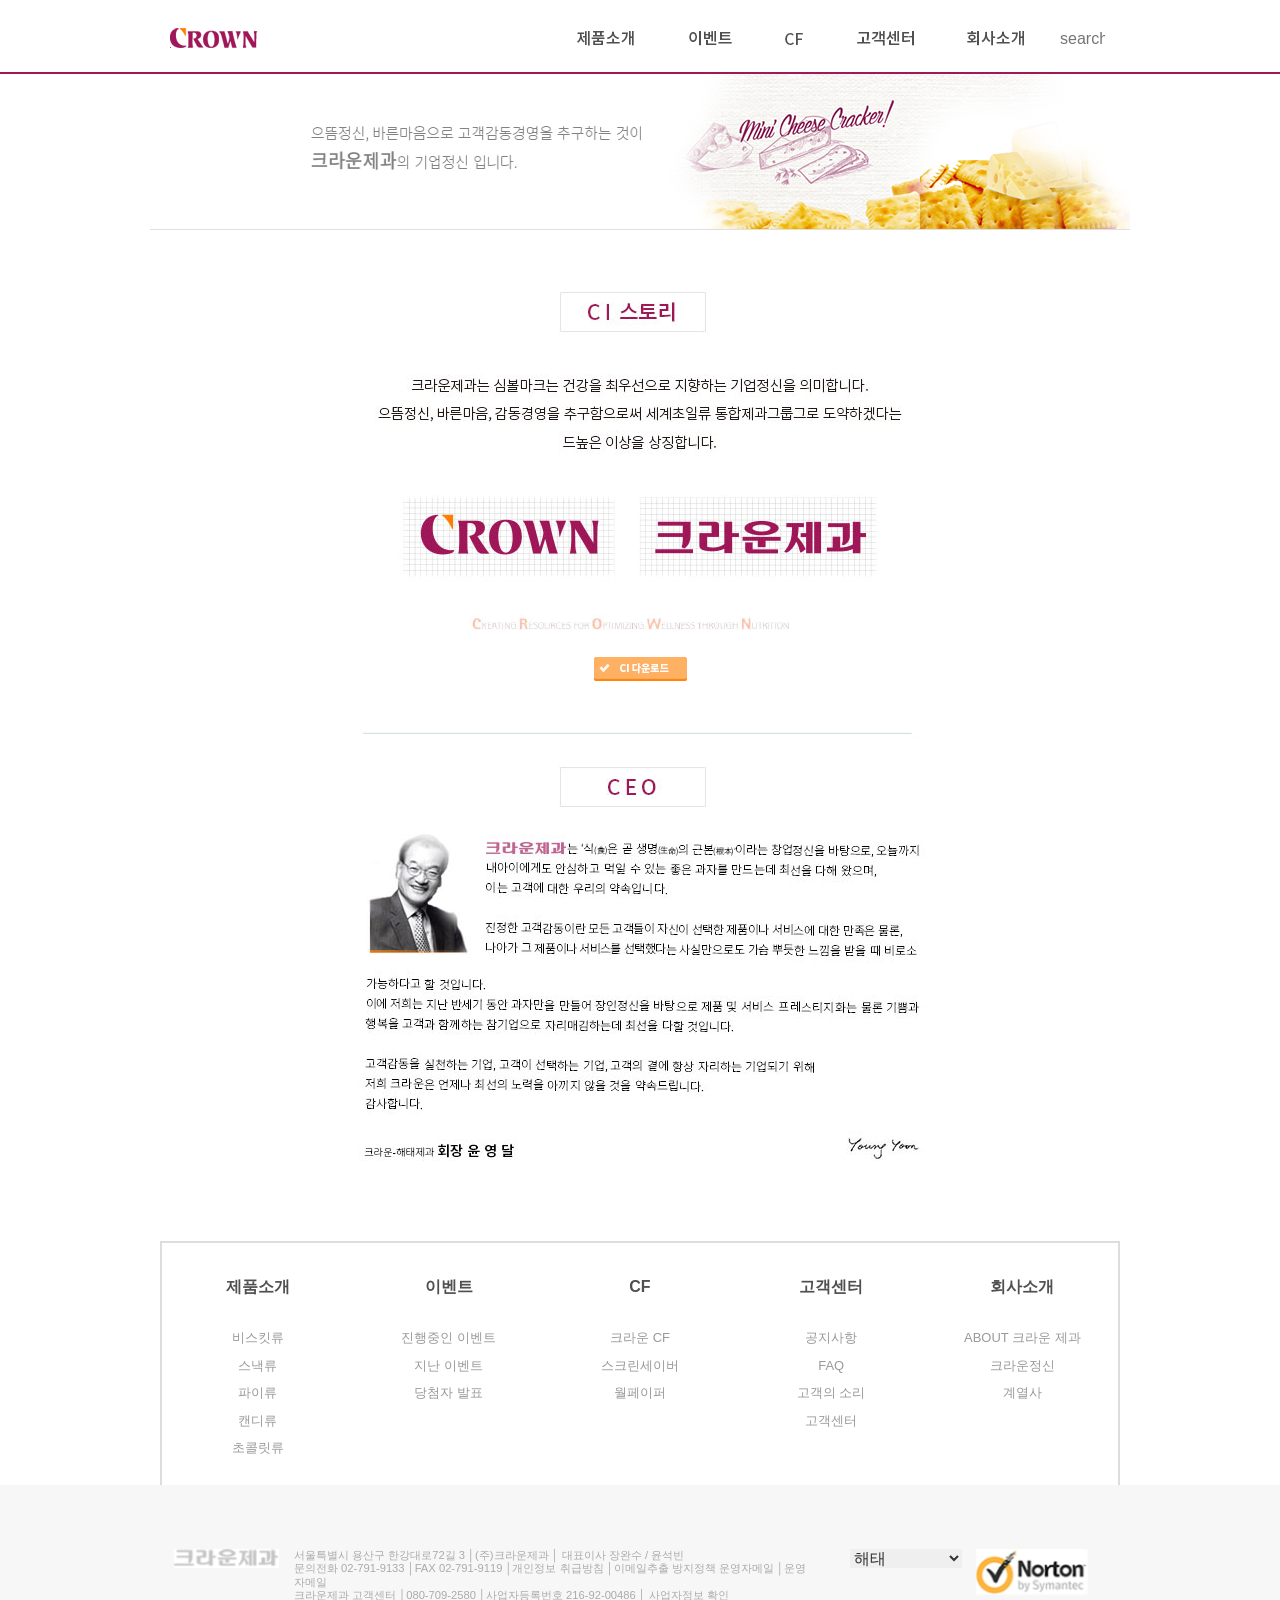
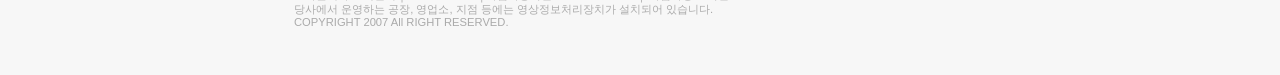
<file: info.html>
<!DOCTYPE html>
<html lang="ko-KR">
<head>
    <meta charset="UTF-8" />
    <meta http-equiv="X-UA-Compatible" content="IE=edge" />
    <link rel="apple-touch-icon" href="#" />
    <link rel="shortcut icon" type="image/x-icon" href="#" />
    <!-- reset.css -->
    <link rel="stylesheet" href="./css/lib/reset.css" />
    <!-- design.css -->
    <link rel="stylesheet" href="./css/info/wrap.css" />
    <link rel="stylesheet" href="./css/header.css" />
    <link rel="stylesheet" href="./css/info/sub_info.css" />
    <link rel="stylesheet" href="./css/cf/site_map.css" />
    <link rel="stylesheet" href="./css/cf/footer.css" />
    
    <script src="js/jquery/jquery-1.12.2.min.js"></script>
    <script src="js/jquery/jquery-migrate-1.2.1.min.js"></script>
    <script src="js/jquery/jquery-ui.min.js"></script>
<!--[if lte IE 9]>
	<script src="./js/dist/html5shiv.min.js"></script>
	<script src="./js/dist/ie9.min.js"></script>
	<script src="./js/dist/PIE.js"></script>
	<script src="./js/dist/respond.min.js"></script>
<![endif]-->
    <title>Document</title>
    <style>
        
    </style>
    <script>
       
    </script>
    </head>
<body>
  <div id="wrap">
        <header>
            <div id="menu_box">
                <h1>
                    <a href="./index.html" title="크라운제과">
                        <span>crown</span>
                    </a>
                </h1>
                <div id="gnb">
                <ul>
                    <li class="gnb_01"><a href="./product.html"><span>제품소개</span></a><span class="gnb_bar"></span></li>
                    <li class="gnb_02"><a href="./event.html"><span>이벤트</span></a><span class="gnb_bar"></span></li>
                    <li class="gnb_03"><a href="./cf.html"><span>CF</span></a><span class="gnb_bar"></span></li>
                    <li class="gnb_04"><a href="./notice.html"><span>고객센터</span></a><span class="gnb_bar"></span></li>
                    <li class="gnb_05"><a href="./info.html"><span>회사소개</span></a><span class="gnb_bar"></span></li>
                </ul>
                </div><!--gnb-->
                <!-- -----------------//gnb----------------- -->
                <div id="search_box">
                    <a href=""><span>sitemap</span></a>
                    <form action="" method="get">
                        <fieldset>
                            <legend></legend>
                            <label for="searchBox"></label>
                            <input type="search" name="searchBox" id="searchBox" value="" placeholder="search" />
                        </fieldset>
                    </form> 
                </div>
                
            </div>
            
           </header>
               
               <!--회사소개입니다-->
               <section id="company_warp">
                    <div class="title">
                   
                        <img src="./img/title.jpg" alt="">
                    
                    </div><!--title-->
                    <div class="story">
                        <img src="./img/story.jpg" alt="">

                    </div>
                        <div class="story_01">
                        <a href=""><img src="./img/click.png" alt=""></a>
                        </div>
                    <div class="ceo">
                        <img src="./img/ceo.jpg" alt="">
                    </div>
              
               </section><!--//company_warp-->
        <div id="site_map">
            <ul>
                <li class="sm_nav01">
                    <a href="./product.html">제품소개</a>
                    <ul>
                        <li class="sm_nav01_01"><a href="./product.html">비스킷류</a></li>
                        <li class="sm_nav01_02"><a href="./product.html">스낵류</a></li>
                        <li class="sm_nav01_03"><a href="./product.html">파이류</a></li>
                        <li class="sm_nav01_04"><a href="./product.html">캔디류</a></li>
                        <li class="sm_nav01_05"><a href="./product.html">초콜릿류</a></li>
                    </ul>
                </li>
                <li class="sm_nav02"><a href="./event.html">이벤트</a>
                    <ul>
                        <li class="sm_nav02_01"><a href="./event.html">진행중인 이벤트</a></li>
                        <li class="sm_nav02_02"><a href="./event.html">지난 이벤트</a></li>
                        <li class="sm_nav02_03"><a href="./event.html">당첨자 발표</a></li>
                    </ul>
                </li>
                <li class="sm_nav03"><a href="./cf.html">CF</a>
                    <ul>
                        <li class="sm_nav03_01"><a href="./cf.html">크라운 CF</a></li>
                        <li class="sm_nav03_02"><a href="./cf.html">스크린세이버</a></li>
                        <li class="sm_nav03_03"><a href="./cf.html">월페이퍼</a></li>
                    </ul>
                </li>
                <li class="sm_nav04"><a href="./notice.html">고객센터</a>
                    <ul>
                        <li class="sm_nav04_01"><a href="./notice.html">공지사항</a></li>
                        <li class="sm_nav04_02"><a href="./notice.html">FAQ</a></li>
                        <li class="sm_nav04_03"><a href="./notice.html">고객의 소리</a></li>
                        <li class="sm_nav04_03"><a href="./notice.html">고객센터</a></li>
                    </ul>
                </li>
                <li class="sm_nav05"><a href="./info.html">회사소개</a>
                    <ul>
                        <li class="sm_nav05_01"><a href="./info.html">ABOUT 크라운 제과</a></li>
                        <li class="sm_nav05_02"><a href="./info.html">크라운정신</a></li>
                        <li class="sm_nav05_03"><a href="./info.html">계열사</a></li>
                    </ul>
                </li>
            </ul>
        </div>
        <footer>
            <div id="foot_box">
                <h2>
                    <img src="./img/foot_logo.jpg" alt="크라운제과로고">
                </h2>
                <address>
                    서울특별시 용산구 한강대로72길 3  │(주)크라운제과 │ 대표이사 장완수 / 윤석빈<br/>
                    문의전화 02-791-9133 │FAX  02-791-9119 │개인정보 취급방침 │이메일추출 방지정책 운영자메일 │운영자메일<br/>
                    크라운제과 고객센터 │080-709-2580 │사업자등록번호 216-92-00486 │ 사업자정보 확인<br/>
                    당사에서 운영하는 공장, 영업소, 지점 등에는 영상정보처리장치가 설치되어 있습니다.<br/> COPYRIGHT 2007 All RIGHT RESERVED.<br/>
                </address>
                <div id="fm_list">
                    <form  action="" method="get">
                        <fieldset>
                            <select name="opt_list" id="opt_list">
                                <optgroup>
                                    <option value="family site">해태</option>
                                    <option value="family site">빨라쪼</option>
                                    <option value="family site">아트밸리리</option>
                                    <option value="family site">(주)씨에이치테크</option>
                                    <option value="family site">코디서비스코리아</option>
                                    <option value="family site">영그린</option>
                                </optgroup>
                            </select>    
                        </fieldset>
                    </form>
                </div>
                <div id="mark">
                    <img src="./img/mark_01.png" alt="norton로고이미지" />
                </div><!--mark-->
            </div><!--foot_box-->
        </footer>
        </div>
             <!-- ------------------------------- -->
            
</body>
</html>
</file>
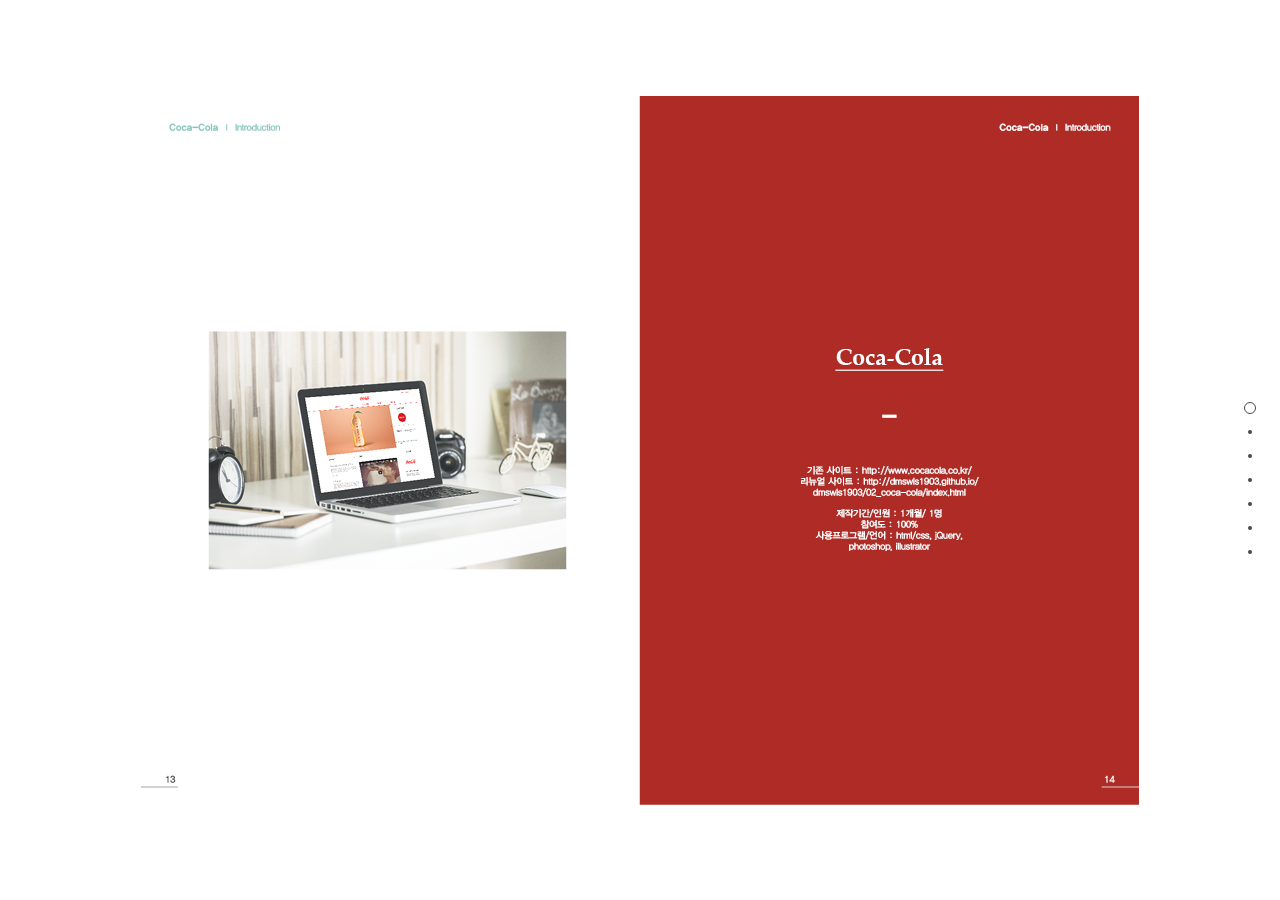
<file: pt_coca-cola.html>
<!DOCTYPE html>
<html lang="ko">
<head>
    <meta charset="UTF-8">
    <title>COCA-COLA</title>
    <meta http-equiv="X-UA-Compatible" content="IE=edge">
    <meta name="viewport" content="width=device-width, user-scalable=yes, initial-scale=1.0, maximum-scale=1.0, minimum-scale=1.0">
    <link rel="shortcut icon" id="favicon" href="favicon.png"> 
    <link rel="shortcut icon" type="image/x-icon" href="favicon.ico">
    <!----------------------------------------------link---------------------------------------------->
    <link href="./css/portfolio/cocacola_scroll.css" rel="stylesheet" type="text/css">
    <script type="text/javascript" src="http://code.jquery.com/jquery-1.9.1.js"></script>
    <script type="text/javascript" src="./js/jquery.onepage-scroll.js"></script>
    <style></style>
	<script>
	  $(document).ready(function(){
          $(".main").onepage_scroll({
            sectionContainer: "section",
            responsiveFallback: 600,
            loop: true
          });
		});		
	</script>
</head>

<body>
    <div class="wrap">
        <div class="main">
            <section class="page1">
                
            </section><!--page1-->
            <section class="page2">
                
            </section><!--page2-->
            <section class="page3">
                
            </section><!--page3-->
            <section class="page4">
                
            </section><!--page4-->
            <section class="page5">
                
            </section><!--page5-->
            <section class="page6">
                
            </section><!--page6-->
            <section class="page7">
                <a href="http://dmswls1903.github.io/dmswls1903/02_coca-cola/index.html"></a>
            </section><!--page7-->
        </div><!--main-->
    </div><!--wrap-->
</body>
</html>
</file>
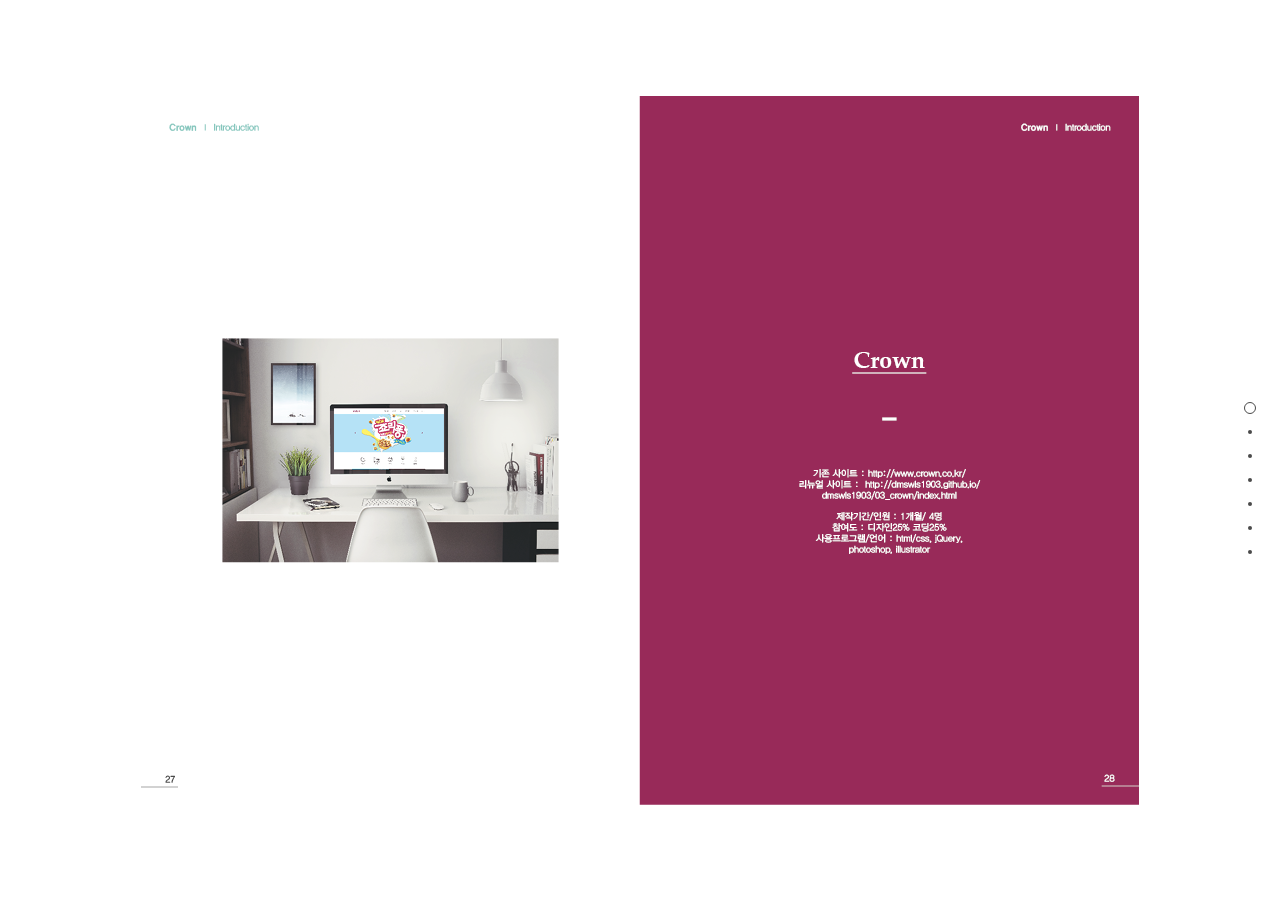
<file: pt_crown.html>
<!DOCTYPE html>
<html lang="ko">
<head>
    <meta charset="UTF-8">
    <title>CROWN</title>
    <meta http-equiv="X-UA-Compatible" content="IE=edge">
    <meta name="viewport" content="width=device-width, user-scalable=yes, initial-scale=1.0, maximum-scale=1.0, minimum-scale=1.0">
    <link rel="shortcut icon" id="favicon" href="favicon.png"> 
    <link rel="shortcut icon" type="image/x-icon" href="favicon.ico">
    <!----------------------------------------------link---------------------------------------------->
    <link href="./css/portfolio/crown_scroll.css" rel="stylesheet" type="text/css">
    <script type="text/javascript" src="http://code.jquery.com/jquery-1.9.1.js"></script>
    <script type="text/javascript" src="./js/jquery.onepage-scroll.js"></script>
    <style></style>
	<script>
	  $(document).ready(function(){
          $(".main").onepage_scroll({
            sectionContainer: "section",
            responsiveFallback: 600,
            loop: true
          });
		});		
	</script>
</head>

<body>
    <div class="wrap">
        <div class="main">
            <section class="page1">
                
            </section><!--page1-->
            <section class="page2">
                
            </section><!--page2-->
            <section class="page3">
                
            </section><!--page3-->
            <section class="page4">
                
            </section><!--page4-->
            <section class="page5">
                
            </section><!--page5-->
            <section class="page6">
                
            </section><!--page6-->
            <section class="page7">
                <a href="http://dmswls1903.github.io/dmswls1903/03_crown/index.html"></a>
            </section><!--page7-->
        </div><!--main-->
    </div><!--wrap-->
</body>
</html>
</file>
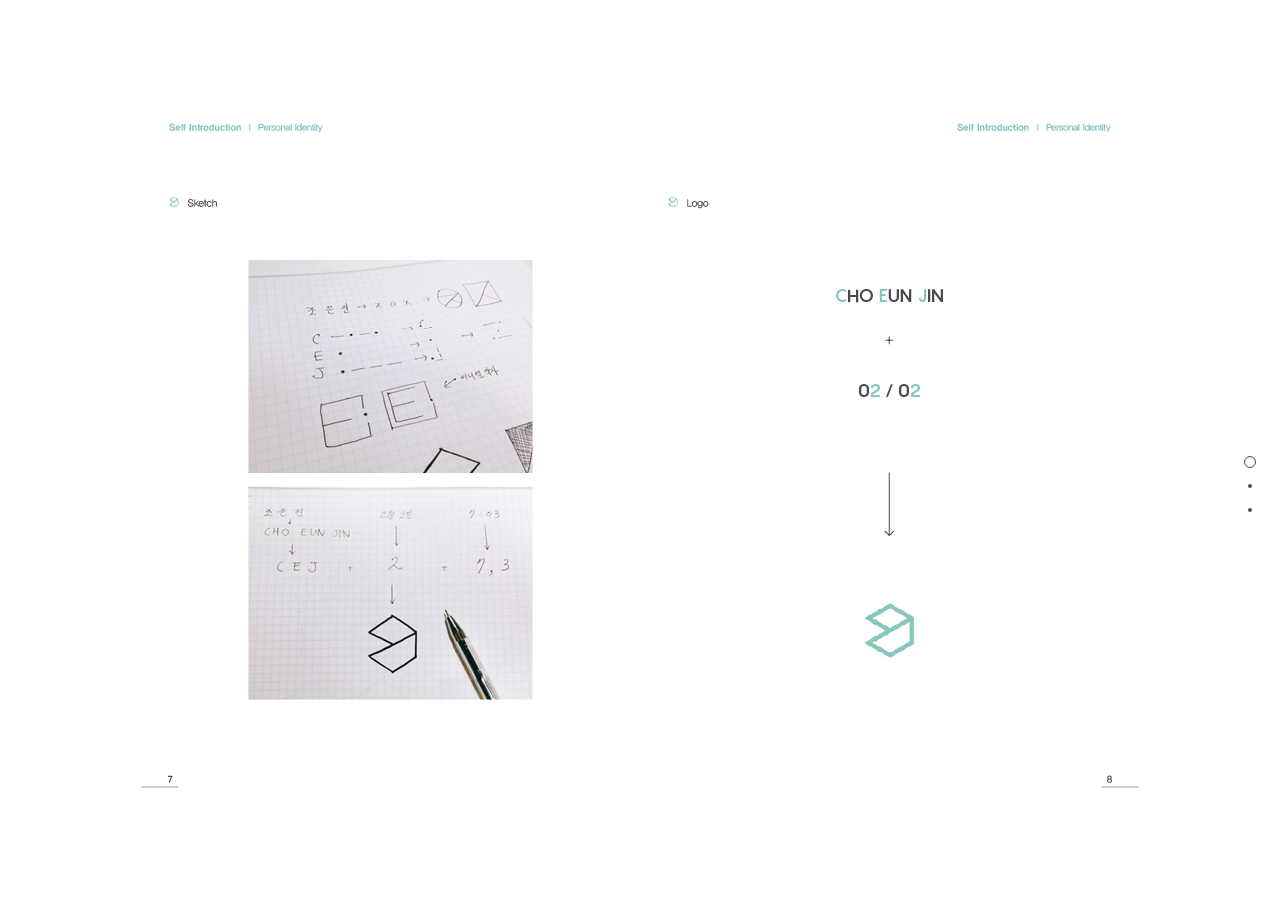
<file: pt_portfolio.html>
<!DOCTYPE html>
<html lang="ko">
<head>
    <meta charset="UTF-8">
    <title>PORTFOLIO</title>
    <meta http-equiv="X-UA-Compatible" content="IE=edge">
    <meta name="viewport" content="width=device-width, user-scalable=yes, initial-scale=1.0, maximum-scale=1.0, minimum-scale=1.0">
    <link rel="shortcut icon" id="favicon" href="favicon.png"> 
    <link rel="shortcut icon" type="image/x-icon" href="favicon.ico">
    <!----------------------------------------------link---------------------------------------------->
    <link href="./css/portfolio/portfolio_scroll.css" rel="stylesheet" type="text/css">
    <script type="text/javascript" src="http://code.jquery.com/jquery-1.9.1.js"></script>
    <script type="text/javascript" src="./js/jquery.onepage-scroll.js"></script>
    <style></style>
	<script>
	  $(document).ready(function(){
          $(".main").onepage_scroll({
            sectionContainer: "section",
            responsiveFallback: 600,
            loop: true
          });
		});		
	</script>
</head>

<body>
    <div class="wrap">
        <div class="main">
            <section class="page1">
                
            </section><!--page1-->
            <section class="page2">
                
            </section><!--page2-->
            <section class="page3">
          	<a href="./index.html"></a>
            </section><!--page3-->
        </div><!--main-->
    </div><!--wrap-->
</body>
</html>
</file>
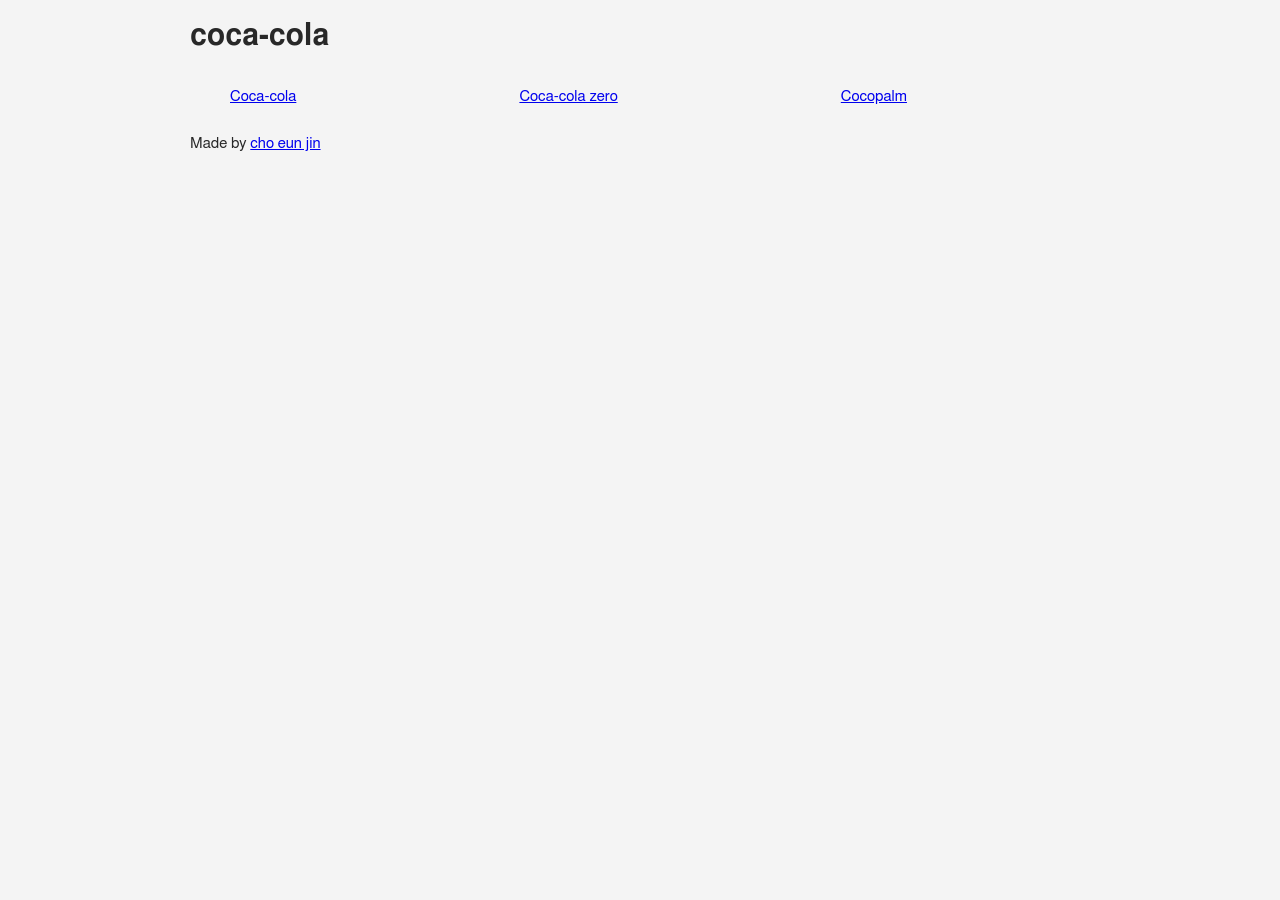
<file: 02_coca-cola/grid.html>
<!DOCTYPE html>
<html lang="en">
<head>
    <meta charset="UTF-8">
    <title>Document</title>
    <link rel="stylesheet" href="./grid.css">
</head>

<body>
    <h1>coca-cola</h1>

<div class="thumbnail-grid flex">
  <a href="http://www.coca-cola.kr/ko/home/" target="_blank" class="flex-item">
    <figure class="i1">
      <figcaption>Coca-cola</figcaption>
    </figure>
  </a>
  <a href="http://www.cokezero.kr/ko/home/" target="_blank" class="flex-item">
    <figure class="i2">
      <figcaption>Coca-cola zero</figcaption>
    </figure>
  </a>
  <a href="http://www.cocacola.co.kr/Cocopalm/" target="_blank" class="flex-item">
    <figure class="i3">
      <figcaption>Cocopalm</figcaption>
    </figure>
  </a>
</div>

<footer>
	<p>Made by <a href="http://127.0.0.1:50904/index.html" target="_blank">cho eun jin</a></p>
</footer>
</body>
</html>
</file>
<file: css/info/wrap.css>
/* wrap.css */
@font-face {
    font-family:'notoLight';
    src:url('../../font/NotoSansCJKkr-Light.otf.eot');
    src:url('../../font/NotoSansCJKkr-Light.otf.eot')format('eot?') format('eot');
    src:url('../../font/NotoSansCJKkr-Light.woff')format('woff');
    src:url('※'),url('../../font/NotoSansCJKkr-Light.otf')format('opentype');
    
}
@font-face {
    font-family:'notoMedium';
    src:url('../../font/NotoSansCJKkr-Medium.otf.eot');
    src:url('../../font/NotoSansCJKkr-Medium.otf.eot')format('eot?') format('eot');
    src:url('../../font/NotoSansCJKkr-Medium.woff')format('woff');
    src:url('※'),url('../../font/NotoSansCJKkr-Medium.otf')format('opentype');
    
}
@font-face {
    font-family:'notoBold';
    src:url('../../font/NotoSansCJKkr-Bold.otf.eot');
    src:url('../../font/NotoSansCJKkr-Bold.otf.eot')format('eot?') format('eot');
    src:url('../../font/NotoSansCJKkr-Bold.woff')format('woff');
    src:url('※'),url('../../font/NotoSansCJKkr-Bold.otf')format('opentype');
    
}

/* -- #wrap.css ------------------------------------------------*/
#wrap{width: 100%; height: auto;}
#wrap>*{margin:0 auto;}
</file>
<file: css/header.css>
/* header.css */
/* -- #header.css ------------------------------------------------*/
header{width: 100%; height: 72px; background-color: #fff; border-bottom:2px solid #a01858;  position: fixed;  z-index: 500;}
#menu_box{width: 960px; height: 100%; background-color: #fff; margin:0 auto; }
h1{width:88px; height:20px; background-color:#fff; float:left; margin-top:28px; margin-left:10px; }
h1>a{ display:block; width:100%; height:100%; background-repeat:no-repeat; background-position: center center; background-image: url("../img/logo.png"); }

#gnb{width:450px; height:20px; background-color:#fff; float:left; margin-top:28px; margin-left:318px;}
    #gnb>ul{width: 100%; height: 100%;}
    #gnb>ul>li{height:100%; float:left; margin-right: 52px;}
    #gnb>ul>li>a{height:100%; display:block; float:left;
                                background-repeat: no-repeat;
                                background-position: center center;}

.gnb_01{width: 60px;}
.gnb_02{width: 44px;}
.gnb_03{width: 20px;}
.gnb_04{width: 58px;}
#gnb>ul>li.gnb_05{width: 60px; margin-right:0px;}
.gnb_01>a{width: 60px;background-image: url("../img/gnb_01.png");}
.gnb_02>a{width: 44px;background-image: url("../img/gnb_02.png");}
.gnb_03>a{width: 20px;background-image: url("../img/gnb_03.png");}
.gnb_04>a{width: 58px;background-image: url("../img/gnb_04.png");}
.gnb_05>a{width: 60px;background-image: url("../img/gnb_05.png");}


#search_box{float:right; width: 60px; height: 20px;}
#search_box label,#search_box legend{display:none;}
    #search_box input{width: 60px; height: 20px; margin-top: 10px;}
</file>
<file: css/info/sub_info.css>
#company_warp {width: 100%;height:auto; padding-top: 74px;}
#company_warp>div{margin: 0 auto;}
.title{width: 980px; height:auto;border-bottom: 1px solid rgba(212, 212, 212, 0.72);}
.story{width: 980px; height: 427px; background-color: aqua;margin: 0 auto;}
.story_01{width: 980px; height: 24px; display: flex; justify-content: center;
         padding-bottom: 50px;}

.ceo {width: 980px; height: auto; }
</file>
<file: css/cf/site_map.css>
/* site_map.css */
/* -- #site_map.css ------------------------------------------------*/
#site_map{width: 956px; height: 242px; margin-top: 80px; border-top:2px solid #ddd; border-right: 2px solid #ddd; border-left: 2px solid #ddd;}
#site_map>ul{width: 100%;height: 100%;}
#site_map>ul>li{display:block; width: 191.2px; margin-top:34px; float: left;}
#site_map>ul>li>a{font-weight:bold; font-size:1.0em; color:#505050;}
#site_map ul li a{text-align: center; display: block;}
#site_map>ul>li>ul{width: 100%; height: 160px; margin-top:34px;}
#site_map>ul>li>ul>li{font-size:0.9em; margin-bottom:12px;}
#site_map>ul>li>ul>li>a{font-size:0.9em; color:#999;}
</file>
<file: css/cf/footer.css>
/* footer.css */
/* -- #footer.css ------------------------------------------------*/
footer{width: 100%; height: 190px; background-color:#f7f7f7;}
#foot_box{width: 960px; height: 126px; margin:0 auto; padding-top:64px;}
#foot_box>h2{width:105px; height: 20px; margin-left:14px; margin-right: 15px; float: left;}
address{width: 520px; height: 70px; font-size:0.7em; color:#aaa; float: left;}
#fm_list {display: block; float:left; width: 112px; height: 28px; margin-left:36px;
}
#fm_list #opt_list{width: 100%; height: 100%;}

#mark{width: 112px; height: 46px; float: left; margin-left:14px;}
#mark>img{width: 100%; height: 100%;}
</file>
<file: css/portfolio/cocacola_scroll.css>
html {height: 100%;}
    body {height: 100%; margin: 0; padding: 0; position: relative; }    
    .wrap {height: 100%; margin: 0 auto; overflow: hidden; }    
    .section {width: 100%; height: 100%;}

.page1{background-color: #fff; background-image: url(../../img/portfolio/intro_03.png); background-position: center; background-repeat: no-repeat; }
.page2{background-color: #fff; background-image: url(../../img/portfolio/intro_04.png); background-position: center; background-repeat: no-repeat; }
.page3{background-color: #fff; background-image: url(../../img/portfolio/intro_05.png); background-position: center; background-repeat: no-repeat; }
.page4{background-color: #fff; background-image: url(../../img/portfolio/intro_06.png); background-position: center; background-repeat: no-repeat; }
.page5{background-color: #fff; background-image: url(../../img/portfolio/intro_07.png); background-position: center; background-repeat: no-repeat; }
.page6{background-color: #fff; background-image: url(../../img/portfolio/intro_08.png); background-position: center; background-repeat: no-repeat; }
.page7{background-color: #fff; }
    .page7>a{width:188px; height:37px;  margin: auto; margin-top: 500px; background-image: url(../../img/portfolio/home_go_gray.png);  background-position: center; background-repeat: no-repeat; display:block;}

/*---------------------------------------오른쪽 nav---------------------------------------*/
.onepage-wrap{width: 100%; height: 100%; padding: 0; display: block; position: static; }
    .onepage-pagination {margin: 0; padding: 0; top: 44%; right: 20px; z-index: 5; list-style: none; position: absolute;}
        .onepage-pagination li {padding: 0; text-align: center; }
            .onepage-pagination li a{padding: 10px; width: 4px; height: 4px; display: block; }
                .onepage-pagination li a:before{width: 4px; height: 4px; background: rgba(0,0,0,0.85); background-color:#4a4a4a;content: ''; position: absolute;   border-radius: 10px; -webkit-border-radius: 10px; -moz-border-radius: 10px; -ms-border-radius: 10px; -o-border-radius: 10px;}
                    .onepage-pagination li a.active:before{width: 10px; height: 10px; margin-top: -4px; left: 8px; background: none; border: 1px solid #4a4a4a; }
</file>
<file: css/portfolio/crown_scroll.css>
html {height: 100%;}
    body {height: 100%; margin: 0; padding: 0; position: relative; }    
    .wrap {height: 100%; margin: 0 auto; overflow: hidden; }    
    .section {width: 100%; height: 100%;}

.page1{background-color: #fff; background-image: url(../../img/portfolio/intro_09.png); background-position: center; background-repeat: no-repeat; }
.page2{background-color: #fff;  background-image: url(../../img/portfolio/intro_10.png);  background-position: center; background-repeat: no-repeat; }
.page3{background-color: #fff; background-image: url(../../img/portfolio/intro_11.png); background-position: center; background-repeat: no-repeat; }
.page4{background-color: #fff;  background-image: url(../../img/portfolio/intro_12.png);  background-position: center; background-repeat: no-repeat; }
.page5{background-color: #fff; background-image: url(../../img/portfolio/intro_13.png); background-position: center; background-repeat: no-repeat; }
.page6{background-color: #fff;  background-image: url(../../img/portfolio/intro_14.png);  background-position: center; background-repeat: no-repeat; }
.page7{background-color: #fff; }
    .page7>a{width:188px; height:37px;  margin: auto; margin-top: 500px; background-image: url(../../img/portfolio/home_go_gray.png);  background-position: center; background-repeat: no-repeat; display:block;}

/*---------------------------------------오른쪽 nav---------------------------------------*/
.onepage-wrap{width: 100%; height: 100%; padding: 0; display: block; position: static; }
    .onepage-pagination {margin: 0; padding: 0; top: 44%; right: 20px; z-index: 5; list-style: none; position: absolute;}
        .onepage-pagination li {padding: 0; text-align: center; }
            .onepage-pagination li a{padding: 10px; width: 4px; height: 4px; display: block; }
                .onepage-pagination li a:before{width: 4px; height: 4px; background: rgba(0,0,0,0.85); background-color:#4a4a4a;content: ''; position: absolute;   border-radius: 10px; -webkit-border-radius: 10px; -moz-border-radius: 10px; -ms-border-radius: 10px; -o-border-radius: 10px;}
                    .onepage-pagination li a.active:before{width: 10px; height: 10px; margin-top: -4px; left: 8px; background: none; border: 1px solid #4a4a4a; }
</file>
<file: css/portfolio/portfolio_scroll.css>
html {height: 100%;}
    body {height: 100%; margin: 0; padding: 0; position: relative; }    
    .wrap {height: 100%; margin: 0 auto; overflow: hidden; }    
    .section {width: 100%; height: 100%;}

.page1{background-color: #fff; background-image: url(../../img/portfolio/intro_01.png); background-position: center; background-repeat: no-repeat; }
.page2{background-color: #fff;  background-image: url(../../img/portfolio/intro_02.png);  background-position: center; background-repeat: no-repeat;}
.page3{background-color: #fff; }
    .page3>a{width:188px; height:37px;  margin: auto; margin-top: 500px; background-image: url(../../img/portfolio/home_go_gray.png);  background-position: center; background-repeat: no-repeat; display:block;}

/*---------------------------------------오른쪽 nav---------------------------------------*/
.onepage-wrap{width: 100%; height: 100%; padding: 0; display: block; position: static; }
    .onepage-pagination {margin: 0; padding: 0; top: 50%; right: 20px; z-index: 5; list-style: none; position: absolute;}
        .onepage-pagination li {padding: 0; text-align: center; }
            .onepage-pagination li a{padding: 10px; width: 4px; height: 4px; display: block; }
                .onepage-pagination li a:before{width: 4px; height: 4px; background: rgba(0,0,0,0.85); background-color:#4a4a4a;content: ''; position: absolute;   border-radius: 10px; -webkit-border-radius: 10px; -moz-border-radius: 10px; -ms-border-radius: 10px; -o-border-radius: 10px;}
                    .onepage-pagination li a.active:before{width: 10px; height: 10px; margin-top: -4px; left: 8px; background: none; border: 1px solid #4a4a4a; }
</file>
<file: 02_coca-cola/grid.css>
/* DEMO STYLING */

html {
	font-size: 62.5%;
	height: 100%
}

body {
	font-size: 15px;
	font-size: 1.5rem;
	font-family: source-sans-pro, Helvetica Neue, HelveticaNeue, TeXGyreHeros, FreeSans, Nimbus Sans L, Liberation Sans, Arimo, Helvetica, Arial, sans-serif;
	color: #282828;
	background-color: #f4f4f4;
	z-index: 0;
	max-width: 60em;
	margin: auto;
	transition: all .2s ease-in-out;
	text-rendering: optimizeLegibility;
	-webkit-font-smoothing: antialiased;
	-moz-osx-font-smoothing: grayscale;
	user-select: text
}


/* END of demo styling */

.thumbnail-grid {
	user-select: none
}

/*박스크기*/
#brand_list figure {
	position: relative;
	width: 192px;
	height: 192px;
	margin: 5px;
	border-radius: 3px;
	box-shadow: inset 0 -40px 0 0 rgba(0, 0, 0, .1);
	transition: all .2s ease-in-out
}

/*호버시 검은 박스 크기*/
#brand_list figure:hover {
	box-shadow: inset 0 -192px 0 0 rgba(0, 0, 0, .5)
}

/*텍스트*/
#brand_list figcaption {
	position: absolute;
	width: 100%;
	font-weight: 300;
	text-align: center;
	color: #f4f4f4;
	text-shadow: 0 0 3px #000;
	bottom: 10px;
	transition: all .2s ease-in-out
}

/*호버시 텍스트 위치*/
#brand_list figure:hover figcaption {
	bottom: 90px
}

.flex {
	display: flex;
	flex-direction: row;
	flex-wrap: wrap;
	justify-content: space-around;
	align-items: stretch;
	align-content: stretch
}

.flex-item {
	flex: 1 0 auto
}


/* Thumbnails, just for demo purposes*/

.thumbnail-grid figure.i1 {
	background: url(https://anselmurban.de/codepen-img/sinfonietta-meridiana.png) no-repeat center;
	background-size: cover
}

.thumbnail-grid figure.i2 {
	background: url(https://anselmurban.de/codepen-img/pension.png) no-repeat center;
	background-size: cover
}

.thumbnail-grid figure.i3 {
	background: url(https://anselmurban.de/codepen-img/goerlitzmade.png) no-repeat center;
	background-size: cover
}
</file>
